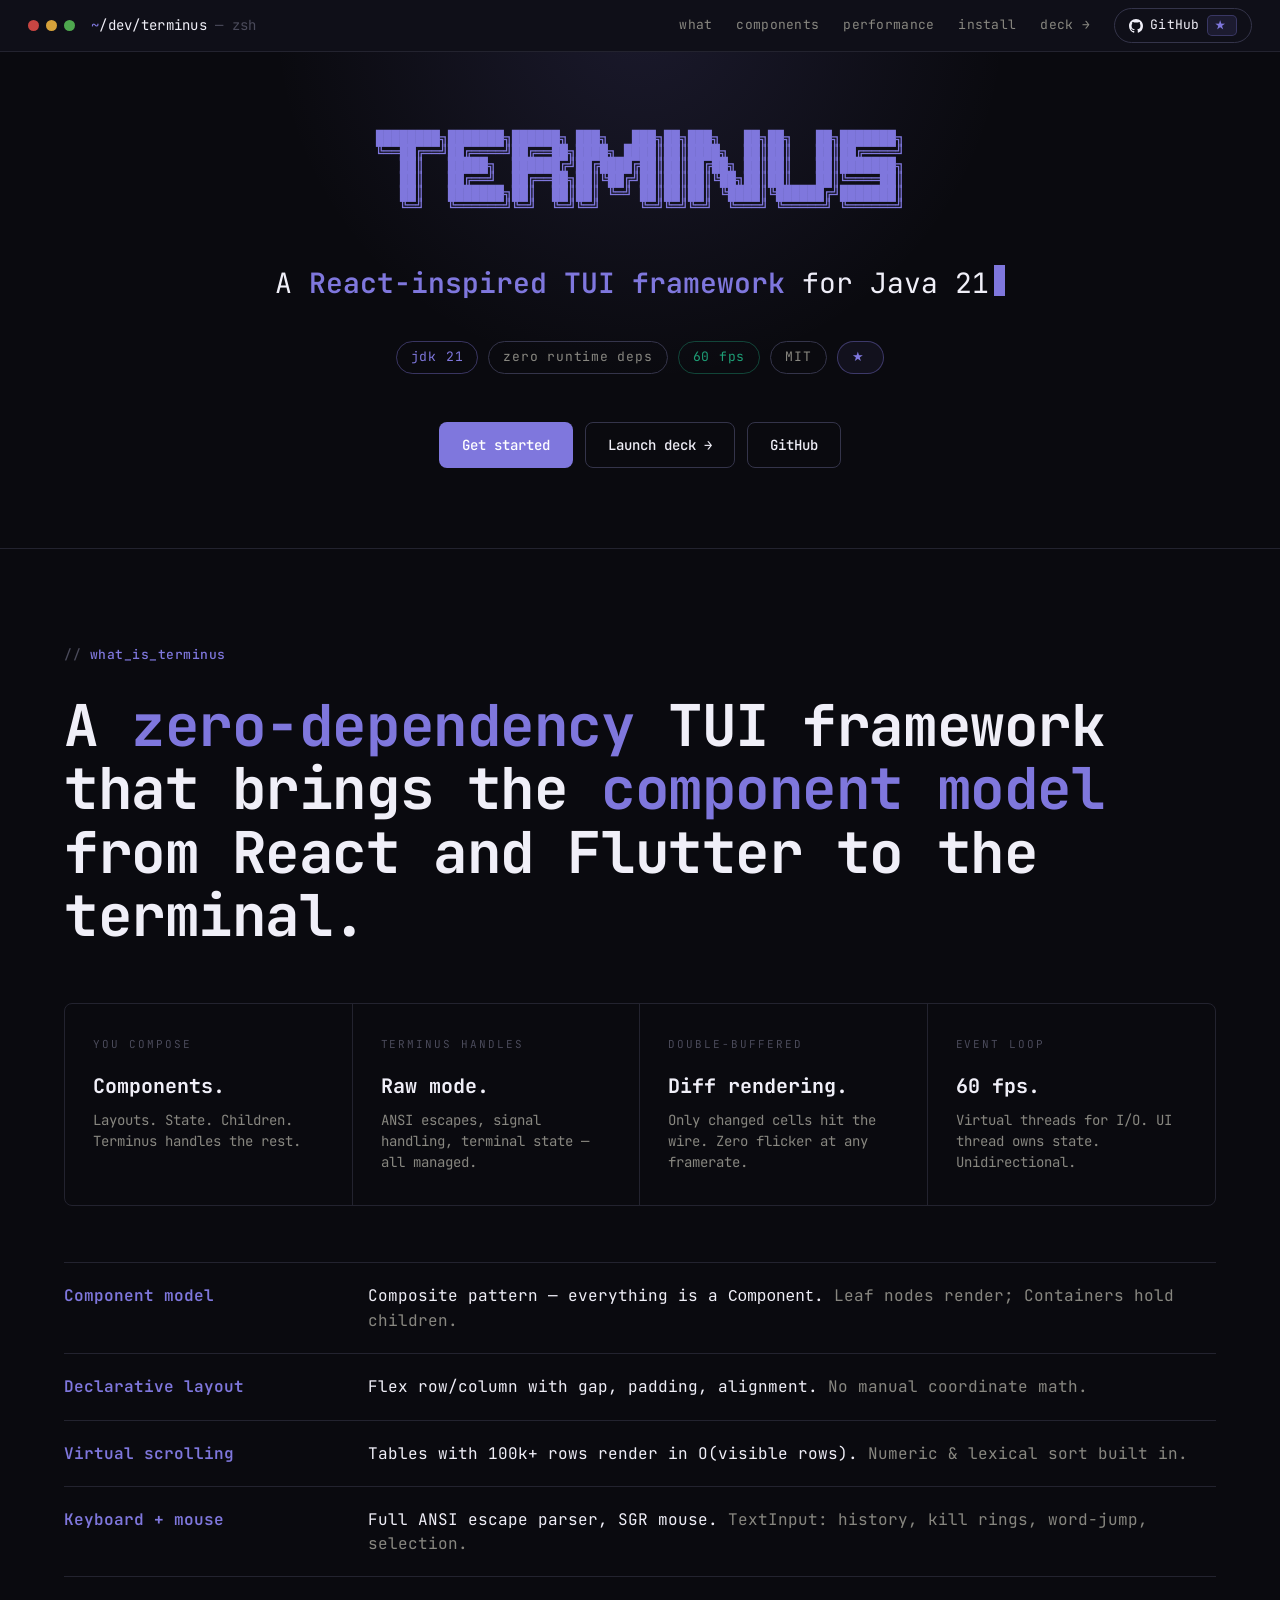
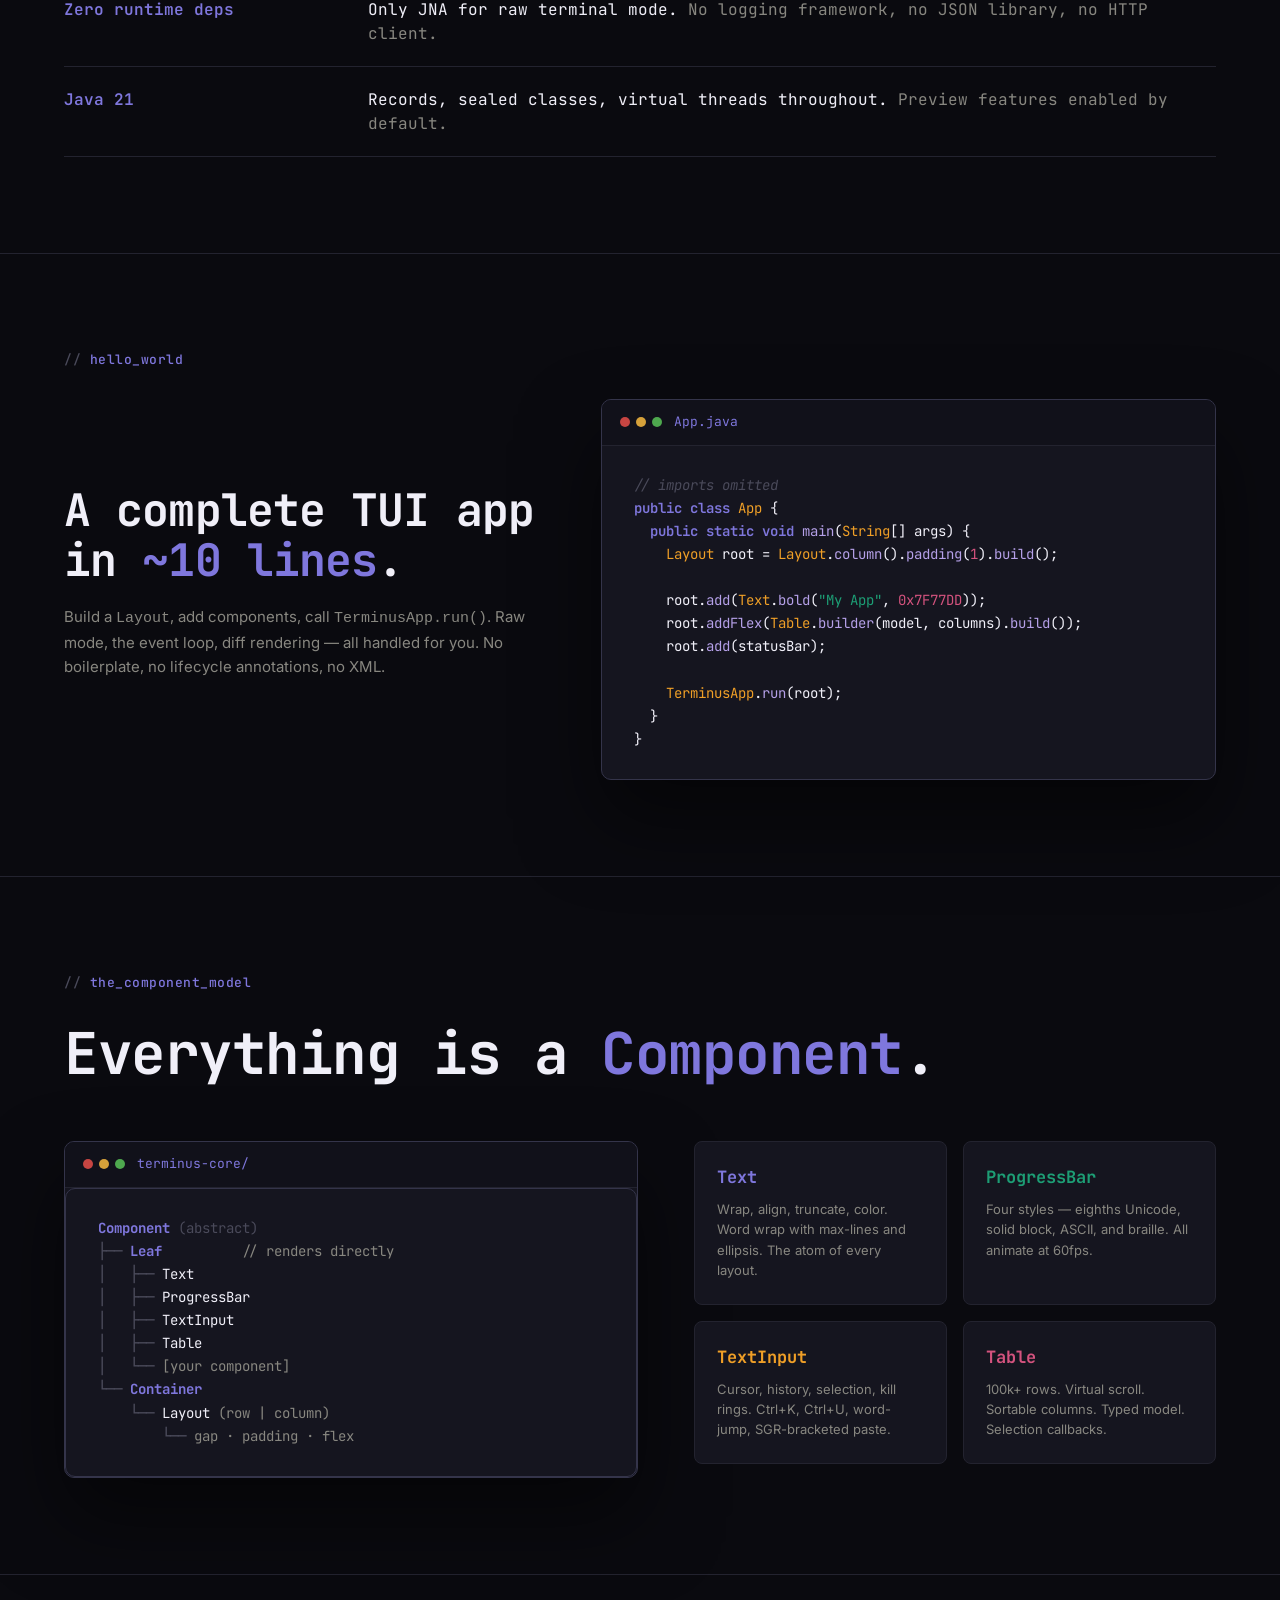
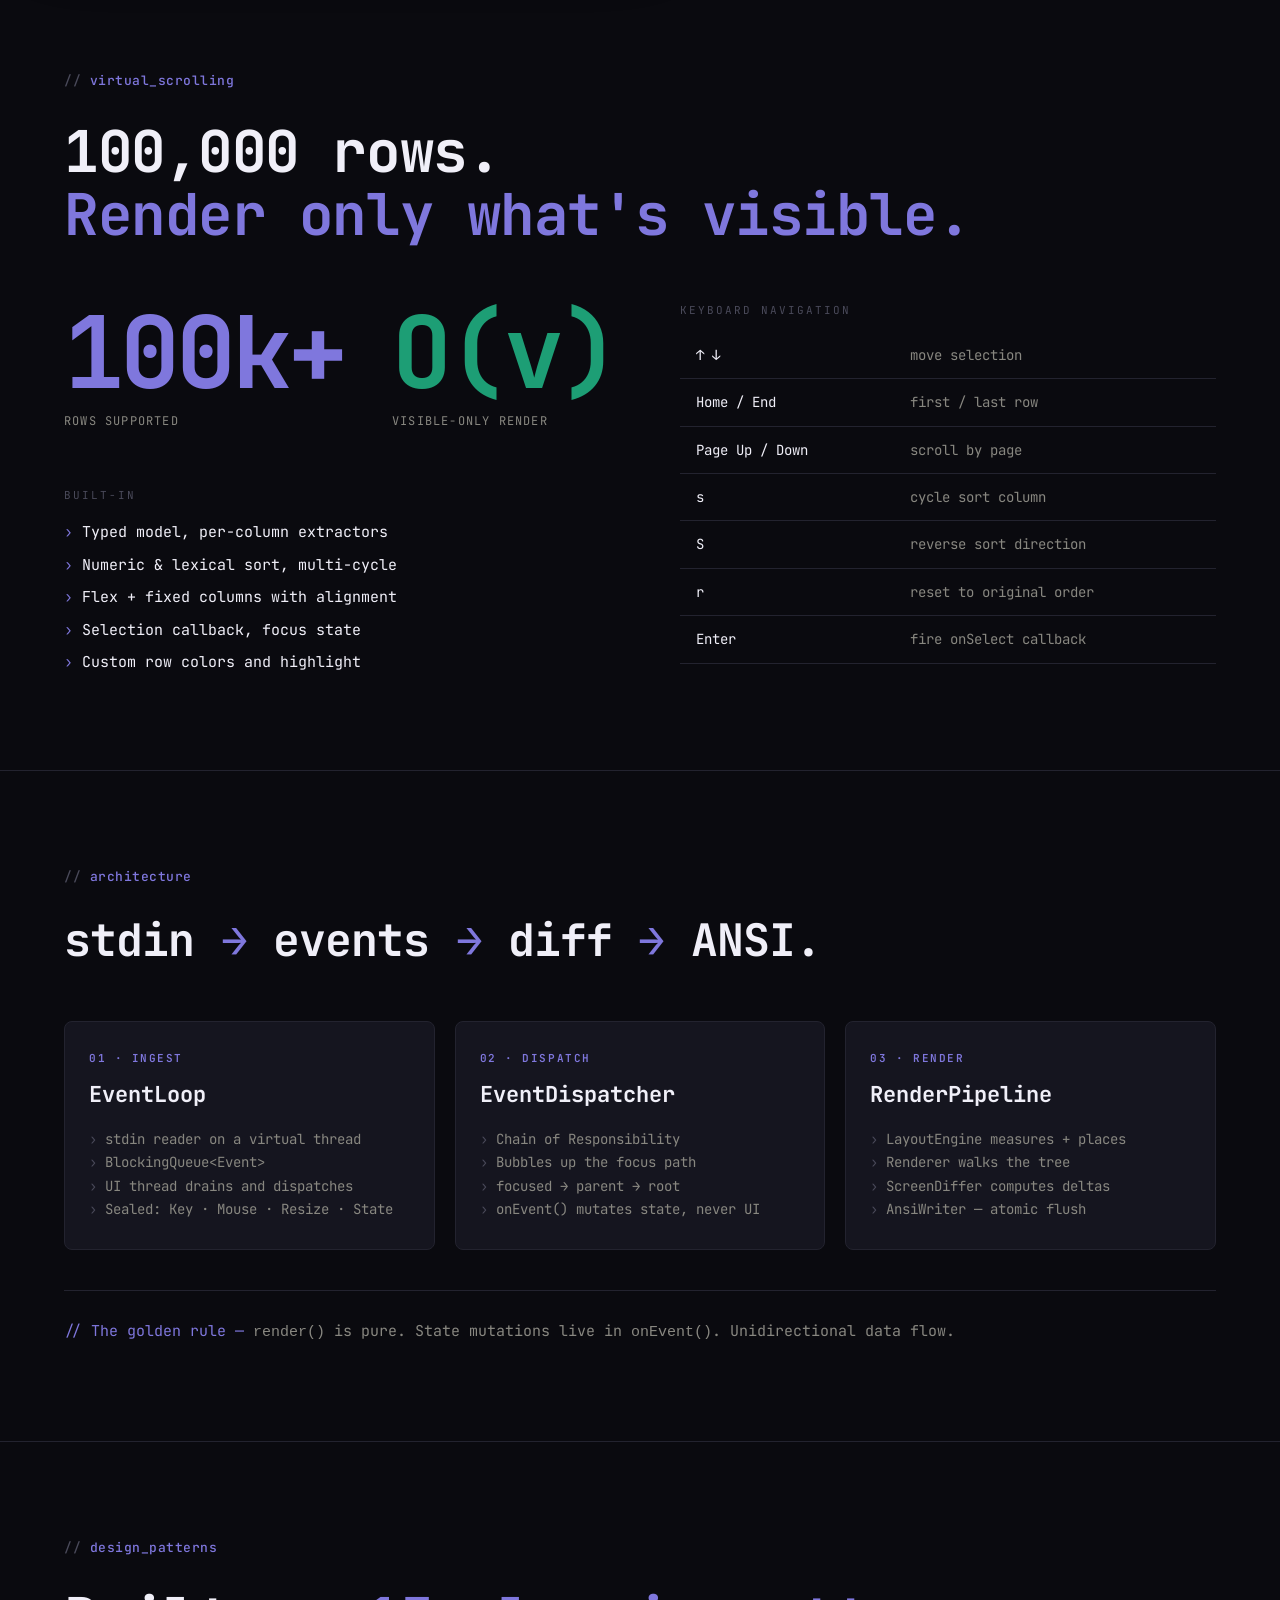
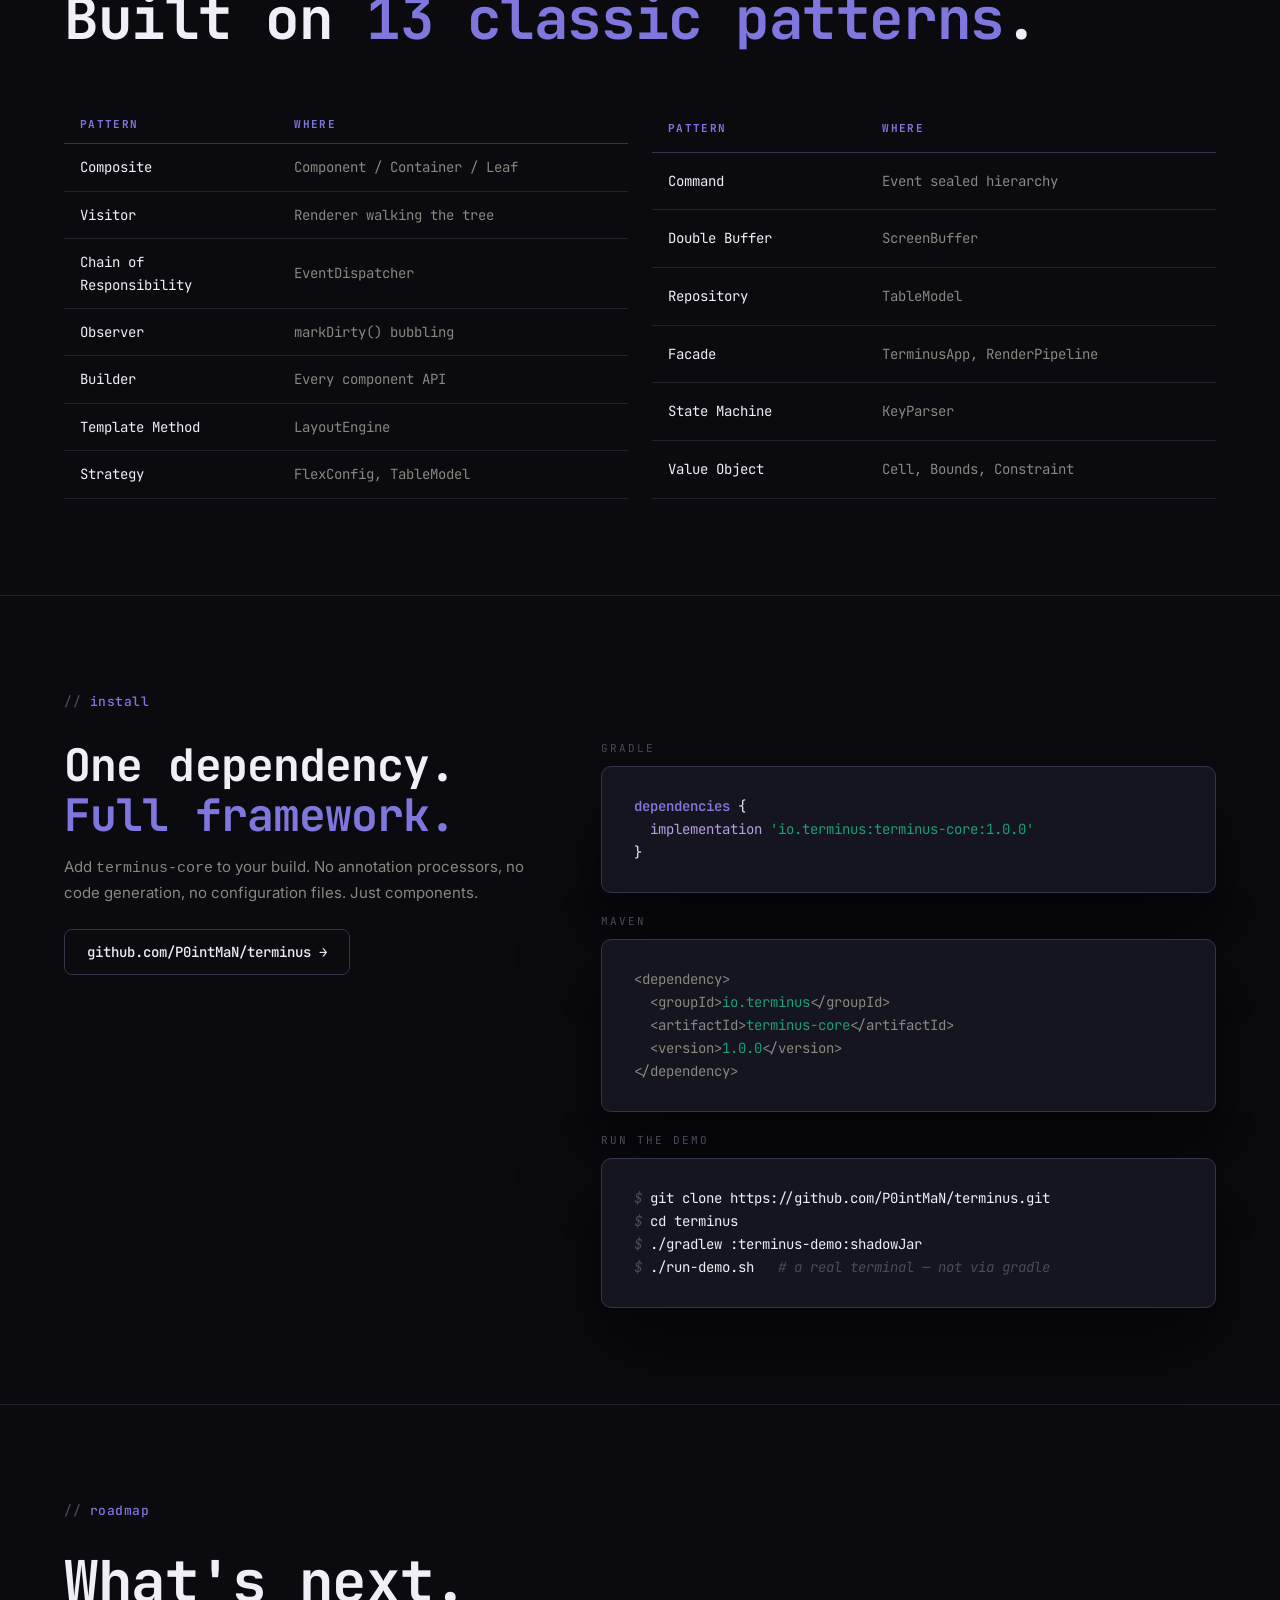
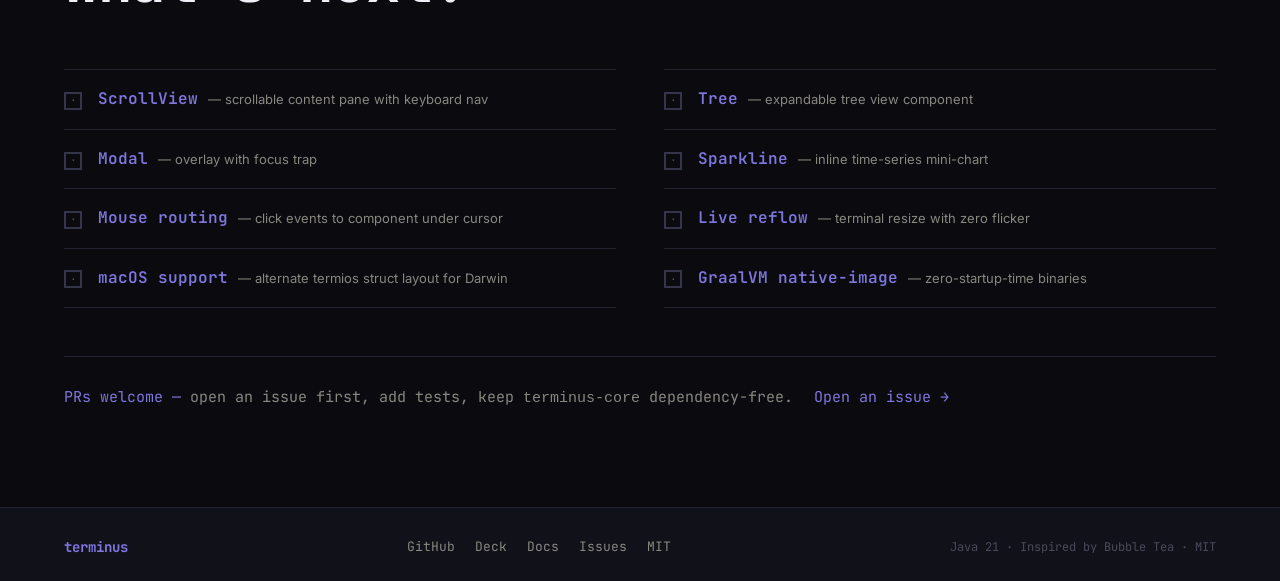
<file: site/index.html>
<!doctype html>
<html lang="en">
<head>
  <meta charset="utf-8">
  <meta name="viewport" content="width=device-width, initial-scale=1">
  <title>Terminus — React-inspired TUI framework for Java 21</title>
  <meta name="description" content="Zero-dependency TUI framework for Java 21. Component model, declarative layout, virtual scrolling, 60fps rendering.">
  <meta property="og:title" content="Terminus — TUI framework for Java 21">
  <meta property="og:description" content="Build rich terminal UIs in Java with components, declarative layout, and 60fps rendering.">
  <link rel="preconnect" href="https://fonts.googleapis.com">
  <link rel="preconnect" href="https://fonts.gstatic.com" crossorigin>
  <link href="https://fonts.googleapis.com/css2?family=JetBrains+Mono:wght@400;500;600;700;800&family=Inter:wght@400;500;600&display=swap" rel="stylesheet">
  <link rel="stylesheet" href="styles.css">
</head>
<body>

<!-- ═══════════════════ CHROME NAV ═══════════════════ -->
<nav class="chrome-nav">
  <span class="nav-dots">
    <span class="r"></span><span class="y"></span><span class="g"></span>
  </span>
  <span class="nav-path">
    <span class="prompt">~</span><span class="dir">/dev/terminus</span>
    <span style="color:var(--dim)"> — zsh</span>
  </span>
  <div class="nav-links">
    <a href="#what">what</a>
    <a href="#components">components</a>
    <a href="#performance">performance</a>
    <a href="#install">install</a>
    <a href="deck.html">deck →</a>
    <a class="nav-gh" href="https://github.com/P0intMaN/terminus" target="_blank" rel="noopener">
      <svg width="14" height="14" viewBox="0 0 16 16" fill="currentColor">
        <path d="M8 0C3.58 0 0 3.58 0 8c0 3.54 2.29 6.53 5.47 7.59.4.07.55-.17.55-.38 0-.19-.01-.82-.01-1.49-2.01.37-2.53-.49-2.69-.94-.09-.23-.48-.94-.82-1.13-.28-.15-.68-.52-.01-.53.63-.01 1.08.58 1.23.82.72 1.21 1.87.87 2.33.66.07-.52.28-.87.51-1.07-1.78-.2-3.64-.89-3.64-3.95 0-.87.31-1.59.82-2.15-.08-.2-.36-1.02.08-2.12 0 0 .67-.21 2.2.82.64-.18 1.32-.27 2-.27.68 0 1.36.09 2 .27 1.53-1.04 2.2-.82 2.2-.82.44 1.1.16 1.92.08 2.12.51.56.82 1.27.82 2.15 0 3.07-1.87 3.75-3.65 3.95.29.25.54.73.54 1.48 0 1.07-.01 1.93-.01 2.2 0 .21.15.46.55.38A8.013 8.013 0 0016 8c0-4.42-3.58-8-8-8z"/>
      </svg>
      GitHub
      <span data-star-pill hidden class="star-pill">★ <span data-star-count></span></span>
    </a>
  </div>
</nav>

<!-- ═══════════════════ HERO ═══════════════════ -->
<section class="hero">
  <pre class="hero-ascii">████████╗███████╗██████╗ ███╗   ███╗██╗███╗   ██╗██╗   ██╗███████╗
╚══██╔══╝██╔════╝██╔══██╗████╗ ████║██║████╗  ██║██║   ██║██╔════╝
   ██║   █████╗  ██████╔╝██╔████╔██║██║██╔██╗ ██║██║   ██║███████╗
   ██║   ██╔══╝  ██╔══██╗██║╚██╔╝██║██║██║╚██╗██║██║   ██║╚════██║
   ██║   ███████╗██║  ██║██║ ╚═╝ ██║██║██║ ╚████║╚██████╔╝███████║
   ╚═╝   ╚══════╝╚═╝  ╚═╝╚═╝     ╚═╝╚═╝╚═╝  ╚═══╝ ╚═════╝ ╚══════╝</pre>

  <p class="hero-tag">
    A <em>React-inspired TUI framework</em> for Java 21<span class="hero-cur"></span>
  </p>

  <div class="hero-pills">
    <span class="pill p">jdk 21</span>
    <span class="pill">zero runtime deps</span>
    <span class="pill g">60 fps</span>
    <span class="pill">MIT</span>
    <span data-star-pill hidden class="pill star">★ <span data-star-count></span></span>
  </div>

  <div class="hero-cta">
    <a class="btn btn-primary" href="#install">Get started</a>
    <a class="btn btn-ghost" href="deck.html">Launch deck →</a>
    <a class="btn btn-ghost" href="https://github.com/P0intMaN/terminus" target="_blank" rel="noopener">GitHub</a>
  </div>
</section>

<!-- ═══════════════════ WHAT IS TERMINUS ═══════════════════ -->
<section class="section" id="what">
  <div class="inner">
    <div class="slug"><span class="c">// </span>what_is_terminus</div>
    <h2 class="section-title">A <em>zero-dependency</em> TUI framework<br>that brings the <em>component model</em><br>from React and Flutter to the terminal.</h2>

    <div class="four-col">
      <div class="four-col-item">
        <div class="item-label">you compose</div>
        <div class="item-title">Components.</div>
        <div class="item-sub">Layouts. State. Children. Terminus handles the rest.</div>
      </div>
      <div class="four-col-item">
        <div class="item-label">terminus handles</div>
        <div class="item-title">Raw mode.</div>
        <div class="item-sub">ANSI escapes, signal handling, terminal state — all managed.</div>
      </div>
      <div class="four-col-item">
        <div class="item-label">double-buffered</div>
        <div class="item-title">Diff rendering.</div>
        <div class="item-sub">Only changed cells hit the wire. Zero flicker at any framerate.</div>
      </div>
      <div class="four-col-item">
        <div class="item-label">event loop</div>
        <div class="item-title">60 fps.</div>
        <div class="item-sub">Virtual threads for I/O. UI thread owns state. Unidirectional.</div>
      </div>
    </div>

    <div class="feat-rows" style="margin-top: 56px;">
      <div class="feat-row">
        <span class="k">Component model</span>
        <span class="v">Composite pattern — everything is a <code>Component</code>. <span class="m">Leaf nodes render; Containers hold children.</span></span>
      </div>
      <div class="feat-row">
        <span class="k">Declarative layout</span>
        <span class="v">Flex row/column with gap, padding, alignment. <span class="m">No manual coordinate math.</span></span>
      </div>
      <div class="feat-row">
        <span class="k">Virtual scrolling</span>
        <span class="v">Tables with 100k+ rows render in O(visible rows). <span class="m">Numeric &amp; lexical sort built in.</span></span>
      </div>
      <div class="feat-row">
        <span class="k">Keyboard + mouse</span>
        <span class="v">Full ANSI escape parser, SGR mouse. <span class="m">TextInput: history, kill rings, word-jump, selection.</span></span>
      </div>
      <div class="feat-row">
        <span class="k">Zero runtime deps</span>
        <span class="v">Only JNA for raw terminal mode. <span class="m">No logging framework, no JSON library, no HTTP client.</span></span>
      </div>
      <div class="feat-row">
        <span class="k">Java 21</span>
        <span class="v">Records, sealed classes, virtual threads throughout. <span class="m">Preview features enabled by default.</span></span>
      </div>
    </div>
  </div>
</section>

<!-- ═══════════════════ HELLO WORLD ═══════════════════ -->
<section class="section" id="hello">
  <div class="inner">
    <div class="slug"><span class="c">// </span>hello_world</div>
    <div class="hello-grid">
      <div>
        <h2 class="hello-heading">A complete TUI app<br>in <em>~10 lines</em>.</h2>
        <p class="hello-sub">
          Build a <code>Layout</code>, add components, call <code>TerminusApp.run()</code>.
          Raw mode, the event loop, diff rendering — all handled for you.
          No boilerplate, no lifecycle annotations, no XML.
        </p>
      </div>
      <div class="code-panel">
        <div class="code-bar">
          <div class="code-dots"><span></span><span></span><span></span></div>
          <span class="code-fname">App.java</span>
        </div>
        <pre><span class="com">// imports omitted</span>
<span class="kw">public class</span> <span class="typ">App</span> {
  <span class="kw">public static void</span> <span class="fn">main</span>(<span class="typ">String</span>[] args) {
    <span class="typ">Layout</span> root = <span class="typ">Layout</span>.<span class="fn">column</span>().<span class="fn">padding</span>(<span class="num">1</span>).<span class="fn">build</span>();

    root.<span class="fn">add</span>(<span class="typ">Text</span>.<span class="fn">bold</span>(<span class="str">"My App"</span>, <span class="num">0x7F77DD</span>));
    root.<span class="fn">addFlex</span>(<span class="typ">Table</span>.<span class="fn">builder</span>(model, columns).<span class="fn">build</span>());
    root.<span class="fn">add</span>(statusBar);

    <span class="typ">TerminusApp</span>.<span class="fn">run</span>(root);
  }
}</pre>
      </div>
    </div>
  </div>
</section>

<!-- ═══════════════════ COMPONENT MODEL ═══════════════════ -->
<section class="section" id="components">
  <div class="inner">
    <div class="slug"><span class="c">// </span>the_component_model</div>
    <h2 class="section-title">Everything is a <em>Component</em>.</h2>

    <div class="comp-grid">
      <div class="code-panel">
        <div class="code-bar">
          <div class="code-dots"><span></span><span></span><span></span></div>
          <span class="code-fname">terminus-core/</span>
        </div>
        <pre class="comp-tree"><span class="l1">Component</span> <span class="b">(abstract)</span>
<span class="b">├──</span> <span class="l1">Leaf</span>          <span class="l3">// renders directly</span>
<span class="b">│   ├──</span> Text
<span class="b">│   ├──</span> ProgressBar
<span class="b">│   ├──</span> TextInput
<span class="b">│   ├──</span> Table
<span class="b">│   └──</span> <span class="l3">[your component]</span>
<span class="b">└──</span> <span class="l1">Container</span>
<span class="b">    └──</span> Layout <span class="l3">(row | column)</span>
<span class="b">        └──</span> <span class="l3">gap · padding · flex</span></pre>
      </div>

      <div class="comp-cards">
        <div class="comp-card">
          <h3 style="color:var(--purple)">Text</h3>
          <p>Wrap, align, truncate, color. Word wrap with max-lines and ellipsis. The atom of every layout.</p>
        </div>
        <div class="comp-card">
          <h3 style="color:var(--green)">ProgressBar</h3>
          <p>Four styles — eighths Unicode, solid block, ASCII, and braille. All animate at 60fps.</p>
        </div>
        <div class="comp-card">
          <h3 style="color:var(--amber)">TextInput</h3>
          <p>Cursor, history, selection, kill rings. Ctrl+K, Ctrl+U, word-jump, SGR-bracketed paste.</p>
        </div>
        <div class="comp-card">
          <h3 style="color:var(--pink)">Table</h3>
          <p>100k+ rows. Virtual scroll. Sortable columns. Typed model. Selection callbacks.</p>
        </div>
      </div>
    </div>
  </div>
</section>

<!-- ═══════════════════ PERFORMANCE / VIRTUAL SCROLLING ═══════════════════ -->
<section class="section" id="performance">
  <div class="inner">
    <div class="slug"><span class="c">// </span>virtual_scrolling</div>
    <h2 class="section-title">100,000 rows.<br><em>Render only what's visible.</em></h2>

    <div class="perf-grid">
      <div>
        <div class="stats-block">
          <div class="stat purple">
            <div class="n">100k+</div>
            <div class="lbl">rows supported</div>
          </div>
          <div class="stat green">
            <div class="n">O(v)</div>
            <div class="lbl">visible-only render</div>
          </div>
        </div>

        <div class="built-in-label">Built-in</div>
        <ul class="built-in-list">
          <li>Typed model, per-column extractors</li>
          <li>Numeric &amp; lexical sort, multi-cycle</li>
          <li>Flex + fixed columns with alignment</li>
          <li>Selection callback, focus state</li>
          <li>Custom row colors and highlight</li>
        </ul>
      </div>

      <div>
        <div class="kb-label">Keyboard navigation</div>
        <table class="kb-table">
          <tr><td>↑ ↓</td><td>move selection</td></tr>
          <tr><td>Home / End</td><td>first / last row</td></tr>
          <tr><td>Page Up / Down</td><td>scroll by page</td></tr>
          <tr><td>s</td><td>cycle sort column</td></tr>
          <tr><td>S</td><td>reverse sort direction</td></tr>
          <tr><td>r</td><td>reset to original order</td></tr>
          <tr><td>Enter</td><td>fire onSelect callback</td></tr>
        </table>
      </div>
    </div>
  </div>
</section>

<!-- ═══════════════════ ARCHITECTURE ═══════════════════ -->
<section class="section" id="architecture">
  <div class="inner">
    <div class="slug"><span class="c">// </span>architecture</div>
    <h2 class="arch-title">
      stdin <span class="arrow">→</span> events
      <span class="arrow">→</span> diff
      <span class="arrow">→</span> ANSI.
    </h2>

    <div class="arch-grid">
      <div class="arch-col">
        <h4>01 · ingest</h4>
        <h3>EventLoop</h3>
        <ul>
          <li>stdin reader on a virtual thread</li>
          <li>BlockingQueue&lt;Event&gt;</li>
          <li>UI thread drains and dispatches</li>
          <li>Sealed: Key · Mouse · Resize · State</li>
        </ul>
      </div>
      <div class="arch-col">
        <h4>02 · dispatch</h4>
        <h3>EventDispatcher</h3>
        <ul>
          <li>Chain of Responsibility</li>
          <li>Bubbles up the focus path</li>
          <li>focused → parent → root</li>
          <li>onEvent() mutates state, never UI</li>
        </ul>
      </div>
      <div class="arch-col">
        <h4>03 · render</h4>
        <h3>RenderPipeline</h3>
        <ul>
          <li>LayoutEngine measures + places</li>
          <li>Renderer walks the tree</li>
          <li>ScreenDiffer computes deltas</li>
          <li>AnsiWriter — atomic flush</li>
        </ul>
      </div>
    </div>

    <div class="arch-rule">
      <span class="p">// The golden rule —</span>
      <code>render()</code> is pure. State mutations live in <code>onEvent()</code>. Unidirectional data flow.
    </div>
  </div>
</section>

<!-- ═══════════════════ DESIGN PATTERNS ═══════════════════ -->
<section class="section" id="patterns">
  <div class="inner">
    <div class="slug"><span class="c">// </span>design_patterns</div>
    <h2 class="section-title">Built on <em>13 classic patterns</em>.</h2>

    <div class="patterns-grid">
      <table class="pat-table">
        <tr><th>Pattern</th><th>Where</th></tr>
        <tr><td>Composite</td><td>Component / Container / Leaf</td></tr>
        <tr><td>Visitor</td><td>Renderer walking the tree</td></tr>
        <tr><td>Chain of Responsibility</td><td>EventDispatcher</td></tr>
        <tr><td>Observer</td><td>markDirty() bubbling</td></tr>
        <tr><td>Builder</td><td>Every component API</td></tr>
        <tr><td>Template Method</td><td>LayoutEngine</td></tr>
        <tr><td>Strategy</td><td>FlexConfig, TableModel</td></tr>
      </table>
      <table class="pat-table">
        <tr><th>Pattern</th><th>Where</th></tr>
        <tr><td>Command</td><td>Event sealed hierarchy</td></tr>
        <tr><td>Double Buffer</td><td>ScreenBuffer</td></tr>
        <tr><td>Repository</td><td>TableModel</td></tr>
        <tr><td>Facade</td><td>TerminusApp, RenderPipeline</td></tr>
        <tr><td>State Machine</td><td>KeyParser</td></tr>
        <tr><td>Value Object</td><td>Cell, Bounds, Constraint</td></tr>
      </table>
    </div>
  </div>
</section>

<!-- ═══════════════════ INSTALL ═══════════════════ -->
<section class="section" id="install">
  <div class="inner">
    <div class="slug"><span class="c">// </span>install</div>
    <div class="install-grid">
      <div>
        <h2 class="install-heading">One dependency.<br><em>Full framework.</em></h2>
        <p class="install-sub">
          Add <code>terminus-core</code> to your build. No annotation processors,
          no code generation, no configuration files. Just components.
        </p>
        <a class="btn btn-ghost" href="https://github.com/P0intMaN/terminus" target="_blank" rel="noopener">
          github.com/P0intMaN/terminus →
        </a>
      </div>

      <div class="install-blocks">
        <div>
          <div class="install-label">Gradle</div>
          <div class="code-panel">
            <pre><span class="kw">dependencies</span> {
  <span class="fn">implementation</span> <span class="str">'io.terminus:terminus-core:1.0.0'</span>
}</pre>
          </div>
        </div>
        <div>
          <div class="install-label">Maven</div>
          <div class="code-panel">
            <pre><span class="pn">&lt;dependency&gt;</span>
  <span class="pn">&lt;groupId&gt;</span><span class="str">io.terminus</span><span class="pn">&lt;/groupId&gt;</span>
  <span class="pn">&lt;artifactId&gt;</span><span class="str">terminus-core</span><span class="pn">&lt;/artifactId&gt;</span>
  <span class="pn">&lt;version&gt;</span><span class="str">1.0.0</span><span class="pn">&lt;/version&gt;</span>
<span class="pn">&lt;/dependency&gt;</span></pre>
          </div>
        </div>
        <div>
          <div class="install-label">Run the demo</div>
          <div class="code-panel">
            <pre><span class="com">$</span> git clone https://github.com/P0intMaN/terminus.git
<span class="com">$</span> cd terminus
<span class="com">$</span> ./gradlew :terminus-demo:shadowJar
<span class="com">$</span> ./run-demo.sh   <span class="com"># a real terminal — not via gradle</span></pre>
          </div>
        </div>
      </div>
    </div>
  </div>
</section>

<!-- ═══════════════════ ROADMAP ═══════════════════ -->
<section class="section" id="roadmap">
  <div class="inner">
    <div class="slug"><span class="c">// </span>roadmap</div>
    <h2 class="section-title">What's next.</h2>

    <div class="rm-grid">
      <div class="rm-item">
        <span class="rm-box">·</span>
        <span class="rm-text"><span class="name">ScrollView</span> <span class="desc">— scrollable content pane with keyboard nav</span></span>
      </div>
      <div class="rm-item">
        <span class="rm-box">·</span>
        <span class="rm-text"><span class="name">Tree</span> <span class="desc">— expandable tree view component</span></span>
      </div>
      <div class="rm-item">
        <span class="rm-box">·</span>
        <span class="rm-text"><span class="name">Modal</span> <span class="desc">— overlay with focus trap</span></span>
      </div>
      <div class="rm-item">
        <span class="rm-box">·</span>
        <span class="rm-text"><span class="name">Sparkline</span> <span class="desc">— inline time-series mini-chart</span></span>
      </div>
      <div class="rm-item">
        <span class="rm-box">·</span>
        <span class="rm-text"><span class="name">Mouse routing</span> <span class="desc">— click events to component under cursor</span></span>
      </div>
      <div class="rm-item">
        <span class="rm-box">·</span>
        <span class="rm-text"><span class="name">Live reflow</span> <span class="desc">— terminal resize with zero flicker</span></span>
      </div>
      <div class="rm-item">
        <span class="rm-box">·</span>
        <span class="rm-text"><span class="name">macOS support</span> <span class="desc">— alternate termios struct layout for Darwin</span></span>
      </div>
      <div class="rm-item">
        <span class="rm-box">·</span>
        <span class="rm-text"><span class="name">GraalVM native-image</span> <span class="desc">— zero-startup-time binaries</span></span>
      </div>
    </div>

    <div class="rm-note">
      <span style="color:var(--purple)">PRs welcome —</span>
      open an issue first, add tests, keep <code>terminus-core</code> dependency-free.
      <a href="https://github.com/P0intMaN/terminus/issues" target="_blank" rel="noopener" style="margin-left:12px">Open an issue →</a>
    </div>
  </div>
</section>

<!-- ═══════════════════ FOOTER ═══════════════════ -->
<footer class="footer">
  <div class="footer-inner">
    <span class="footer-brand">terminus</span>
    <div class="footer-links">
      <a href="https://github.com/P0intMaN/terminus" target="_blank" rel="noopener">GitHub</a>
      <a href="deck.html">Deck</a>
      <a href="https://github.com/P0intMaN/terminus/blob/main/README.md" target="_blank" rel="noopener">Docs</a>
      <a href="https://github.com/P0intMaN/terminus/issues" target="_blank" rel="noopener">Issues</a>
      <a href="https://github.com/P0intMaN/terminus/blob/main/LICENSE" target="_blank" rel="noopener">MIT</a>
    </div>
    <span class="footer-meta">Java 21 · Inspired by Bubble Tea · MIT</span>
  </div>
</footer>

<script src="script.js" defer></script>
</body>
</html>
</file>
<file: site/styles.css>
/* Terminus SPA — deck aesthetics as a scrolling one-pager */

:root {
  --bg:     #0a0a0f;
  --bg-alt: #11111a;
  --bg-card:#15151f;
  --fg:     #F0EFF8;
  --muted:  #888780;
  --dim:    #4a4a5a;
  --border: #23232f;
  --border-bright: #34344a;

  --purple:     #7F77DD;
  --purple-glow:rgba(127,119,221,.12);
  --green:      #1D9E75;
  --amber:      #EF9F27;
  --pink:       #D4537E;

  --mono: 'JetBrains Mono', ui-monospace, 'SF Mono', Menlo, monospace;
  --sans: 'Inter', system-ui, sans-serif;
  --max-w: 1320px;
  --pad-x: clamp(20px, 5vw, 100px);
  --section-py: 96px;
}

*, *::before, *::after { box-sizing: border-box; }
html { scroll-behavior: smooth; }

body {
  margin: 0;
  background: var(--bg);
  color: var(--fg);
  font-family: var(--mono);
  font-size: 15px;
  line-height: 1.6;
  -webkit-font-smoothing: antialiased;
}

a { color: var(--purple); text-decoration: none; }
a:hover { color: var(--fg); }

/* ─── NAV ─────────────────────────────────────────────────────────────── */
.chrome-nav {
  position: sticky;
  top: 0;
  z-index: 100;
  height: 52px;
  background: rgba(17,17,26,.92);
  backdrop-filter: blur(16px);
  -webkit-backdrop-filter: blur(16px);
  border-bottom: 1px solid var(--border);
  display: flex;
  align-items: center;
  padding: 0 28px;
  gap: 16px;
  font-size: 14px;
  color: var(--muted);
  letter-spacing: 0.02em;
}

.nav-dots { display: inline-flex; gap: 7px; }
.nav-dots span {
  width: 11px; height: 11px; border-radius: 50%;
  background: #2c2c3a; display: block;
}
.nav-dots span.r { background: #c74542; }
.nav-dots span.y { background: #d6a13a; }
.nav-dots span.g { background: #4ea84e; }

.nav-path { font-family: var(--mono); }
.nav-path .prompt { color: var(--purple); }
.nav-path .dir    { color: var(--fg); }

.nav-links {
  margin-left: auto;
  display: flex;
  align-items: center;
  gap: 24px;
}
.nav-links a { color: var(--muted); font-size: 13px; transition: color 120ms; }
.nav-links a:hover { color: var(--fg); }

.nav-gh {
  display: inline-flex;
  align-items: center;
  gap: 7px;
  padding: 6px 14px;
  border: 1px solid var(--border-bright);
  border-radius: 999px;
  color: var(--fg) !important;
  font-size: 13px;
  transition: border-color 120ms, transform 120ms;
}
.nav-gh:hover { border-color: var(--purple); transform: translateY(-1px); }

.star-pill {
  display: inline-flex;
  align-items: center;
  gap: 4px;
  padding: 1px 7px;
  background: var(--purple-glow);
  border: 1px solid rgba(127,119,221,.3);
  border-radius: 5px;
  color: var(--purple);
  font-size: 11px;
  font-weight: 600;
}

/* ─── SHARED SECTION CHROME ───────────────────────────────────────────── */
.section {
  border-bottom: 1px solid var(--border);
  padding: var(--section-py) var(--pad-x);
}
.section:last-of-type { border-bottom: none; }

.inner { max-width: var(--max-w); margin: 0 auto; }

.slug {
  font-family: var(--mono);
  font-size: 13px;
  color: var(--purple);
  letter-spacing: 0.04em;
  margin: 0 0 28px;
  font-weight: 500;
}
.slug .c { color: var(--dim); }

.section-title {
  font-size: clamp(32px, 4.5vw, 60px);
  font-weight: 700;
  line-height: 1.1;
  letter-spacing: -0.025em;
  color: var(--fg);
  margin: 0 0 56px;
}
.section-title em { color: var(--purple); font-style: normal; }

/* code token colours (used in pre blocks everywhere) */
.kw  { color: var(--purple); font-weight: 600; }
.typ { color: var(--amber); }
.str { color: var(--green); }
.num { color: var(--pink); }
.com { color: var(--dim); font-style: italic; }
.fn  { color: #b5a0e8; }
.pn  { color: var(--muted); }

/* ─── HERO ────────────────────────────────────────────────────────────── */
.hero {
  padding: 80px var(--pad-x) 80px;
  border-bottom: 1px solid var(--border);
  display: flex;
  flex-direction: column;
  align-items: center;
  text-align: center;
  position: relative;
  overflow: hidden;
}

.hero::before {
  content: "";
  position: absolute;
  top: -140px; left: 50%; transform: translateX(-50%);
  width: 800px; height: 500px;
  background: radial-gradient(ellipse at 50% 20%, rgba(127,119,221,.14) 0%, transparent 65%);
  pointer-events: none;
}

.hero-ascii {
  font-family: var(--mono);
  font-size: clamp(5px, 1.1vw, 13px);
  line-height: 1.05;
  font-weight: 800;
  color: var(--purple);
  white-space: pre;
  letter-spacing: 0;
  margin: 0 0 48px;
}

.hero-tag {
  font-size: clamp(18px, 2.2vw, 28px);
  color: var(--fg);
  font-weight: 400;
  margin: 0 0 40px;
  line-height: 1.3;
}
.hero-tag em { color: var(--purple); font-style: normal; font-weight: 600; }

.hero-cur {
  display: inline-block;
  width: 11px; height: 1.1em;
  background: var(--purple);
  margin-left: 5px;
  transform: translateY(3px);
  animation: blink 1.05s steps(1) infinite;
}
@keyframes blink { 50% { opacity: 0; } }

.hero-pills {
  display: flex;
  gap: 10px;
  justify-content: center;
  flex-wrap: wrap;
  margin-bottom: 48px;
}

.pill {
  display: inline-flex;
  align-items: center;
  gap: 5px;
  padding: 5px 14px;
  border: 1px solid var(--border-bright);
  border-radius: 999px;
  color: var(--muted);
  font-size: 13px;
  letter-spacing: 0.06em;
}
.pill.p { color: var(--purple); border-color: rgba(127,119,221,.4); }
.pill.g { color: var(--green);  border-color: rgba(29,158,117,.4); }
.pill.star {
  color: var(--purple);
  border-color: rgba(127,119,221,.4);
  background: rgba(127,119,221,.07);
}

.hero-cta {
  display: flex;
  gap: 12px;
  justify-content: center;
  flex-wrap: wrap;
}

.btn {
  display: inline-flex;
  align-items: center;
  gap: 8px;
  padding: 11px 22px;
  border-radius: 8px;
  font-family: var(--mono);
  font-size: 14px;
  font-weight: 500;
  border: 1px solid transparent;
  transition: transform 120ms, background 120ms, border-color 120ms, color 120ms;
  cursor: pointer;
}
.btn:hover { transform: translateY(-1px); }

.btn-primary {
  background: var(--purple);
  color: #fff;
}
.btn-primary:hover { background: #9890e8; color: #fff; }

.btn-ghost {
  background: transparent;
  color: var(--fg);
  border-color: var(--border-bright);
}
.btn-ghost:hover { border-color: var(--purple); color: var(--fg); }

/* ─── OVERVIEW 4-COL ──────────────────────────────────────────────────── */
.four-col {
  display: grid;
  grid-template-columns: repeat(4, 1fr);
  gap: 0;
  margin-top: 56px;
  border: 1px solid var(--border);
  border-radius: 8px;
  overflow: hidden;
}
.four-col-item {
  padding: 32px 28px;
  border-right: 1px solid var(--border);
}
.four-col-item:last-child { border-right: none; }

.item-label {
  font-size: 11px;
  letter-spacing: 0.18em;
  text-transform: uppercase;
  color: var(--dim);
  margin-bottom: 16px;
}
.item-title {
  font-size: 20px;
  font-weight: 700;
  color: var(--fg);
  margin-bottom: 8px;
}
.item-sub { font-size: 14px; color: var(--muted); line-height: 1.5; }

/* ─── FEAT ROWS (deck slide 02 style) ────────────────────────────────── */
.feat-rows { margin-top: 48px; }
.feat-row {
  display: grid;
  grid-template-columns: 280px 1fr;
  gap: 24px;
  align-items: baseline;
  padding: 20px 0;
  border-top: 1px solid var(--border);
}
.feat-row:last-child { border-bottom: 1px solid var(--border); }
.feat-row .k {
  color: var(--purple);
  font-weight: 600;
  font-size: 16px;
}
.feat-row .v {
  font-size: 16px;
  color: var(--fg);
  line-height: 1.5;
}
.feat-row .v .m { color: var(--muted); }

/* ─── CODE BLOCK ──────────────────────────────────────────────────────── */
.code-panel {
  background: var(--bg-card);
  border: 1px solid var(--border-bright);
  border-radius: 10px;
  overflow: hidden;
  box-shadow: 0 40px 80px rgba(0,0,0,.5);
}
.code-bar {
  padding: 12px 18px;
  background: var(--bg-alt);
  border-bottom: 1px solid var(--border);
  display: flex;
  align-items: center;
  gap: 12px;
  font-size: 13px;
  color: var(--muted);
}
.code-dots { display: flex; gap: 6px; }
.code-dots span { width: 10px; height: 10px; border-radius: 50%; }
.code-dots span:nth-child(1) { background: #c74542; }
.code-dots span:nth-child(2) { background: #d6a13a; }
.code-dots span:nth-child(3) { background: #4ea84e; }
.code-fname { color: var(--purple); }

.code-panel pre {
  margin: 0;
  padding: 28px 32px;
  font-family: var(--mono);
  font-size: 14px;
  line-height: 1.65;
  color: var(--fg);
  overflow-x: auto;
  white-space: pre;
}

/* ─── HELLO WORLD SECTION ─────────────────────────────────────────────── */
.hello-grid {
  display: grid;
  grid-template-columns: 1fr 1.3fr;
  gap: 64px;
  align-items: center;
}
.hello-heading {
  font-size: clamp(28px, 3.5vw, 52px);
  font-weight: 700;
  line-height: 1.12;
  letter-spacing: -0.02em;
  color: var(--fg);
  margin: 0 0 20px;
}
.hello-heading em { color: var(--purple); font-style: normal; }
.hello-sub {
  font-size: 15px;
  color: var(--muted);
  line-height: 1.6;
  font-family: var(--sans);
}

/* ─── COMPONENT MODEL ─────────────────────────────────────────────────── */
.comp-grid {
  display: grid;
  grid-template-columns: 1.1fr 1fr;
  gap: 56px;
  align-items: start;
  margin-top: 16px;
}

.comp-tree {
  font-family: var(--mono);
  font-size: 15px;
  line-height: 1.65;
  background: var(--bg-card);
  border: 1px solid var(--border-bright);
  border-radius: 10px;
  padding: 28px 32px;
  color: var(--fg);
  white-space: pre;
}
.comp-tree .l1 { color: var(--purple); font-weight: 700; }
.comp-tree .l3 { color: var(--muted); }
.comp-tree .b  { color: var(--dim); }

.comp-cards {
  display: grid;
  grid-template-columns: 1fr 1fr;
  gap: 16px;
}
.comp-card {
  background: var(--bg-card);
  border: 1px solid var(--border);
  border-radius: 8px;
  padding: 22px 22px 24px;
  transition: border-color 150ms;
}
.comp-card:hover { border-color: var(--border-bright); }
.comp-card h3 {
  margin: 0 0 8px;
  font-size: 17px;
  font-weight: 700;
}
.comp-card p {
  margin: 0;
  font-size: 13px;
  color: var(--muted);
  line-height: 1.55;
  font-family: var(--sans);
}

/* ─── TABLE / PERFORMANCE (BIG STATS) ────────────────────────────────── */
.perf-grid {
  display: grid;
  grid-template-columns: 1fr 1fr;
  gap: 64px;
  margin-top: 16px;
  align-items: start;
}

.stats-block { display: flex; gap: 48px; margin-bottom: 56px; }

.stat .n {
  font-size: clamp(56px, 8vw, 100px);
  font-weight: 700;
  line-height: 1;
  letter-spacing: -0.04em;
  color: var(--fg);
  font-family: var(--mono);
}
.stat .lbl {
  font-size: 12px;
  color: var(--muted);
  margin-top: 10px;
  letter-spacing: 0.1em;
  text-transform: uppercase;
}
.stat.purple .n { color: var(--purple); }
.stat.green  .n { color: var(--green); }

.built-in-label {
  font-size: 11px;
  letter-spacing: 0.18em;
  text-transform: uppercase;
  color: var(--dim);
  margin-bottom: 16px;
}
.built-in-list {
  list-style: none;
  padding: 0; margin: 0;
  display: flex;
  flex-direction: column;
  gap: 10px;
  font-size: 15px;
  line-height: 1.5;
}
.built-in-list li::before {
  content: "›  ";
  color: var(--purple);
}

.kb-label {
  font-size: 11px;
  letter-spacing: 0.18em;
  text-transform: uppercase;
  color: var(--dim);
  margin-bottom: 12px;
}
table.kb-table {
  width: 100%;
  border-collapse: collapse;
  font-family: var(--mono);
  font-size: 14px;
}
table.kb-table td {
  padding: 12px 16px;
  border-bottom: 1px solid var(--border);
}
table.kb-table td:first-child { color: var(--fg); width: 40%; }
table.kb-table td:last-child  { color: var(--muted); }

/* ─── ARCHITECTURE ────────────────────────────────────────────────────── */
.arch-title {
  font-size: clamp(28px, 3.5vw, 52px);
  font-weight: 700;
  line-height: 1.1;
  letter-spacing: -0.02em;
  color: var(--fg);
  margin: 0 0 56px;
}
.arch-title .arrow { color: var(--purple); }

.arch-grid {
  display: grid;
  grid-template-columns: repeat(3, 1fr);
  gap: 20px;
}
.arch-col {
  background: var(--bg-card);
  border: 1px solid var(--border);
  border-radius: 8px;
  padding: 28px 24px;
}
.arch-col h4 {
  margin: 0 0 10px;
  font-size: 11px;
  letter-spacing: 0.14em;
  text-transform: uppercase;
  color: var(--purple);
  font-weight: 600;
}
.arch-col h3 {
  margin: 0 0 16px;
  font-size: 22px;
  font-weight: 700;
  color: var(--fg);
}
.arch-col ul {
  margin: 0; padding: 0; list-style: none;
  font-size: 14px;
  color: var(--muted);
  line-height: 1.65;
}
.arch-col ul li::before { content: "› "; color: var(--dim); }

.arch-rule {
  margin-top: 40px;
  padding-top: 28px;
  border-top: 1px solid var(--border);
  font-size: 15px;
  color: var(--muted);
}
.arch-rule .p { color: var(--purple); }

/* ─── PATTERNS ────────────────────────────────────────────────────────── */
.patterns-grid {
  display: grid;
  grid-template-columns: 1fr 1fr;
  gap: 24px;
  margin-top: 16px;
}
table.pat-table {
  width: 100%;
  border-collapse: collapse;
  font-family: var(--mono);
  font-size: 14px;
}
table.pat-table th {
  text-align: left;
  padding: 10px 16px;
  font-size: 11px;
  letter-spacing: 0.12em;
  text-transform: uppercase;
  color: var(--purple);
  border-bottom: 1px solid var(--border-bright);
}
table.pat-table td {
  padding: 12px 16px;
  border-bottom: 1px solid var(--border);
}
table.pat-table td:first-child { color: var(--fg); width: 38%; }
table.pat-table td:last-child  { color: var(--muted); }

/* ─── INSTALL ─────────────────────────────────────────────────────────── */
.install-grid {
  display: grid;
  grid-template-columns: 1fr 1.3fr;
  gap: 64px;
  align-items: start;
}
.install-heading {
  font-size: clamp(28px, 3.5vw, 52px);
  font-weight: 700;
  line-height: 1.1;
  letter-spacing: -0.02em;
  color: var(--fg);
  margin: 0 0 16px;
}
.install-heading em { color: var(--purple); font-style: normal; }
.install-sub {
  font-size: 15px;
  color: var(--muted);
  line-height: 1.6;
  margin-bottom: 24px;
  font-family: var(--sans);
}

.install-blocks { display: flex; flex-direction: column; gap: 20px; }
.install-label {
  font-size: 11px;
  letter-spacing: 0.18em;
  text-transform: uppercase;
  color: var(--dim);
  margin-bottom: 8px;
}

/* ─── ROADMAP ─────────────────────────────────────────────────────────── */
.rm-grid {
  display: grid;
  grid-template-columns: repeat(2, 1fr);
  column-gap: 48px;
  row-gap: 0;
  margin-top: 16px;
}
.rm-item {
  display: flex;
  gap: 16px;
  align-items: baseline;
  padding: 18px 0;
  border-bottom: 1px solid var(--border);
  font-size: 16px;
  line-height: 1.4;
}
.rm-item:nth-child(-n+2) { border-top: 1px solid var(--border); }
.rm-box {
  width: 18px; height: 18px;
  border: 2px solid var(--border-bright);
  display: inline-flex;
  align-items: center;
  justify-content: center;
  font-size: 11px;
  color: var(--dim);
  flex-shrink: 0;
  margin-top: 3px;
}
.rm-text .name { color: var(--purple); font-weight: 600; }
.rm-text .desc { color: var(--muted); font-size: 13px; font-family: var(--sans); }

.rm-note {
  margin-top: 48px;
  padding-top: 28px;
  border-top: 1px solid var(--border);
  font-size: 15px;
  color: var(--muted);
}
.rm-note a { color: var(--purple); }

/* ─── FOOTER ──────────────────────────────────────────────────────────── */
.footer {
  background: var(--bg-alt);
  border-top: 1px solid var(--border);
}
.footer-inner {
  max-width: var(--max-w);
  margin: 0 auto;
  padding: 28px var(--pad-x);
  display: flex;
  align-items: center;
  justify-content: space-between;
  gap: 20px;
  flex-wrap: wrap;
}
.footer-brand {
  font-weight: 700;
  color: var(--purple);
  font-size: 14px;
}
.footer-links {
  display: flex;
  gap: 20px;
  flex-wrap: wrap;
}
.footer-links a {
  color: var(--muted);
  font-size: 13px;
  transition: color 120ms;
}
.footer-links a:hover { color: var(--fg); }
.footer-meta { font-size: 12px; color: var(--dim); }

/* ─── RESPONSIVE ──────────────────────────────────────────────────────── */
@media (max-width: 1024px) {
  .four-col { grid-template-columns: repeat(2, 1fr); }
  .four-col-item:nth-child(2) { border-right: none; }
  .four-col-item:nth-child(3) { border-top: 1px solid var(--border); }
  .four-col-item:nth-child(4) { border-top: 1px solid var(--border); border-right: none; }
  .hello-grid   { grid-template-columns: 1fr; gap: 40px; }
  .comp-grid    { grid-template-columns: 1fr; gap: 32px; }
  .perf-grid    { grid-template-columns: 1fr; gap: 48px; }
  .install-grid { grid-template-columns: 1fr; gap: 40px; }
  .patterns-grid { grid-template-columns: 1fr; gap: 0; }
}

@media (max-width: 720px) {
  :root { --section-py: 64px; }
  .arch-grid  { grid-template-columns: 1fr; }
  .comp-cards { grid-template-columns: 1fr; }
  .rm-grid    { grid-template-columns: 1fr; }
  .rm-item:nth-child(2) { border-top: none; }
  .four-col { grid-template-columns: 1fr; }
  .four-col-item { border-right: none; border-top: 1px solid var(--border); }
  .four-col-item:first-child { border-top: none; }
  .stats-block { gap: 32px; }
  .nav-links a:not(.nav-gh) { display: none; }
  .feat-row { grid-template-columns: 1fr; gap: 6px; }
}
</file>
